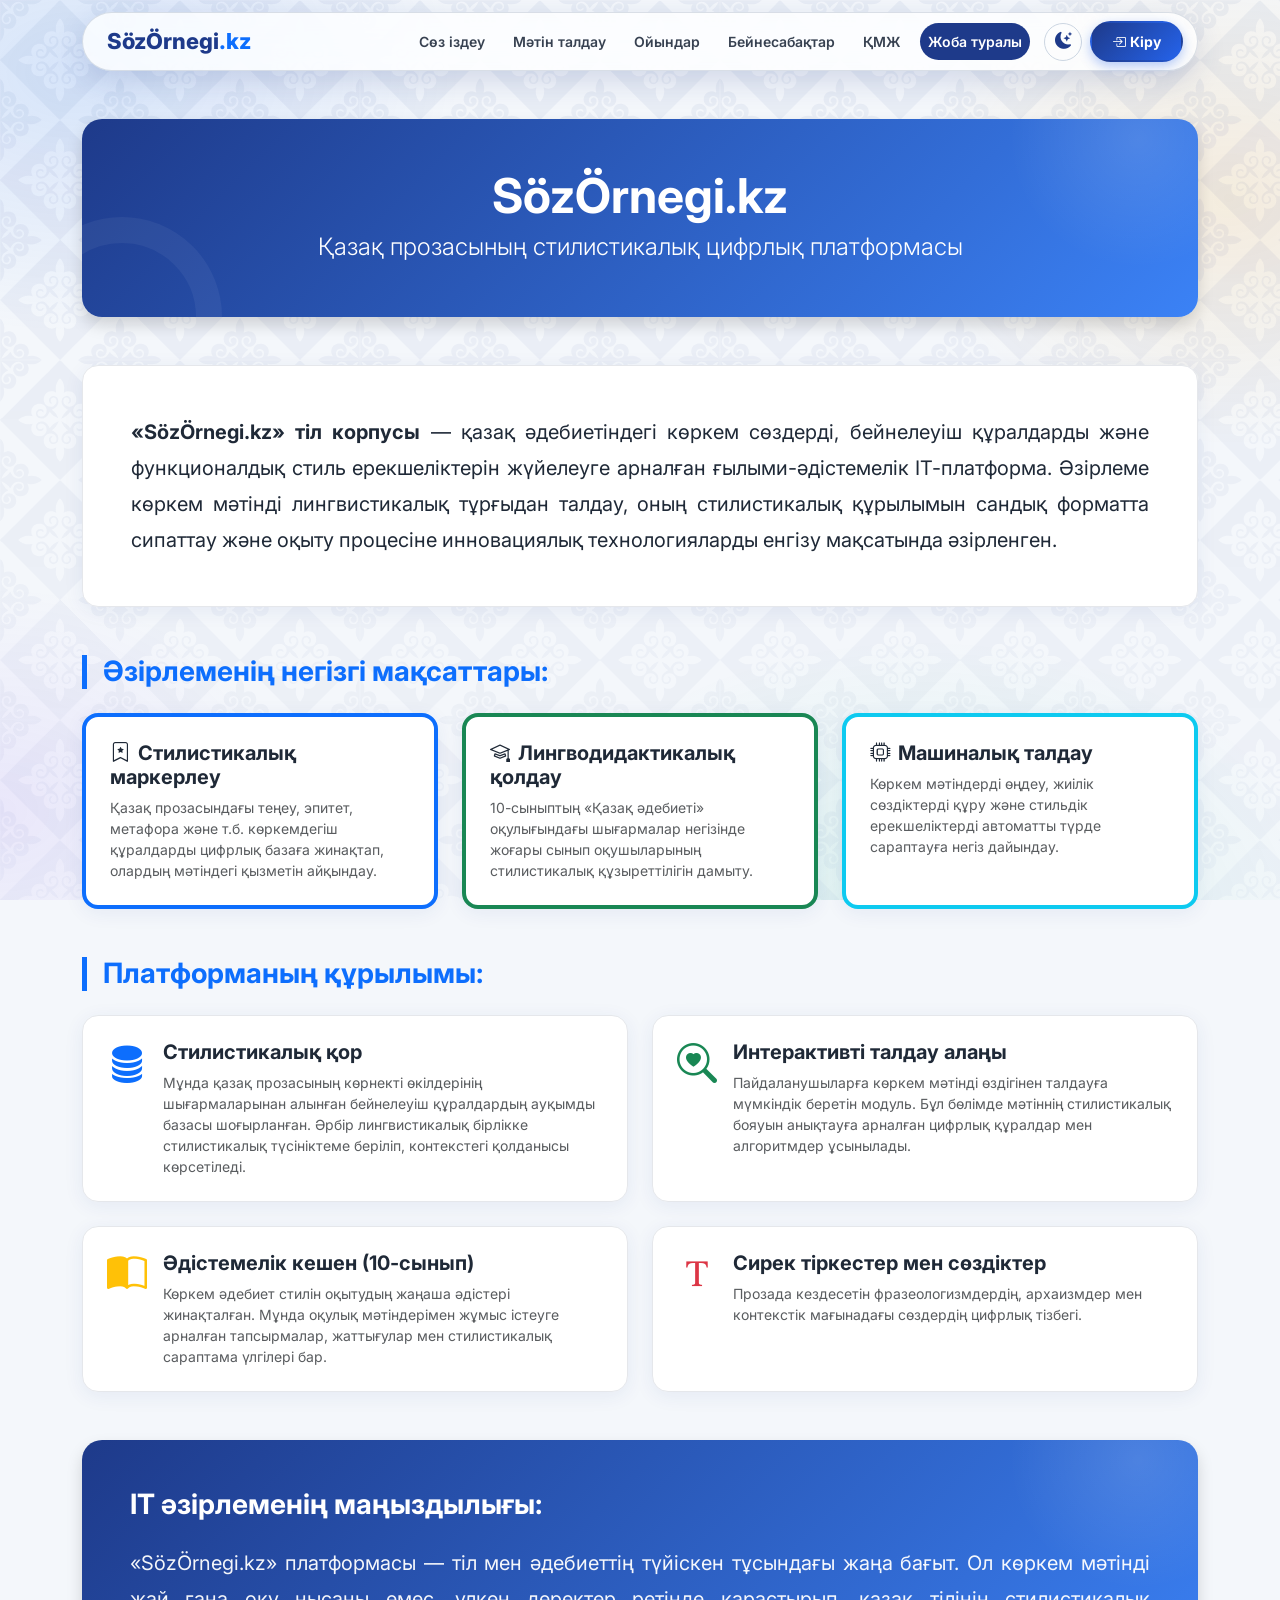
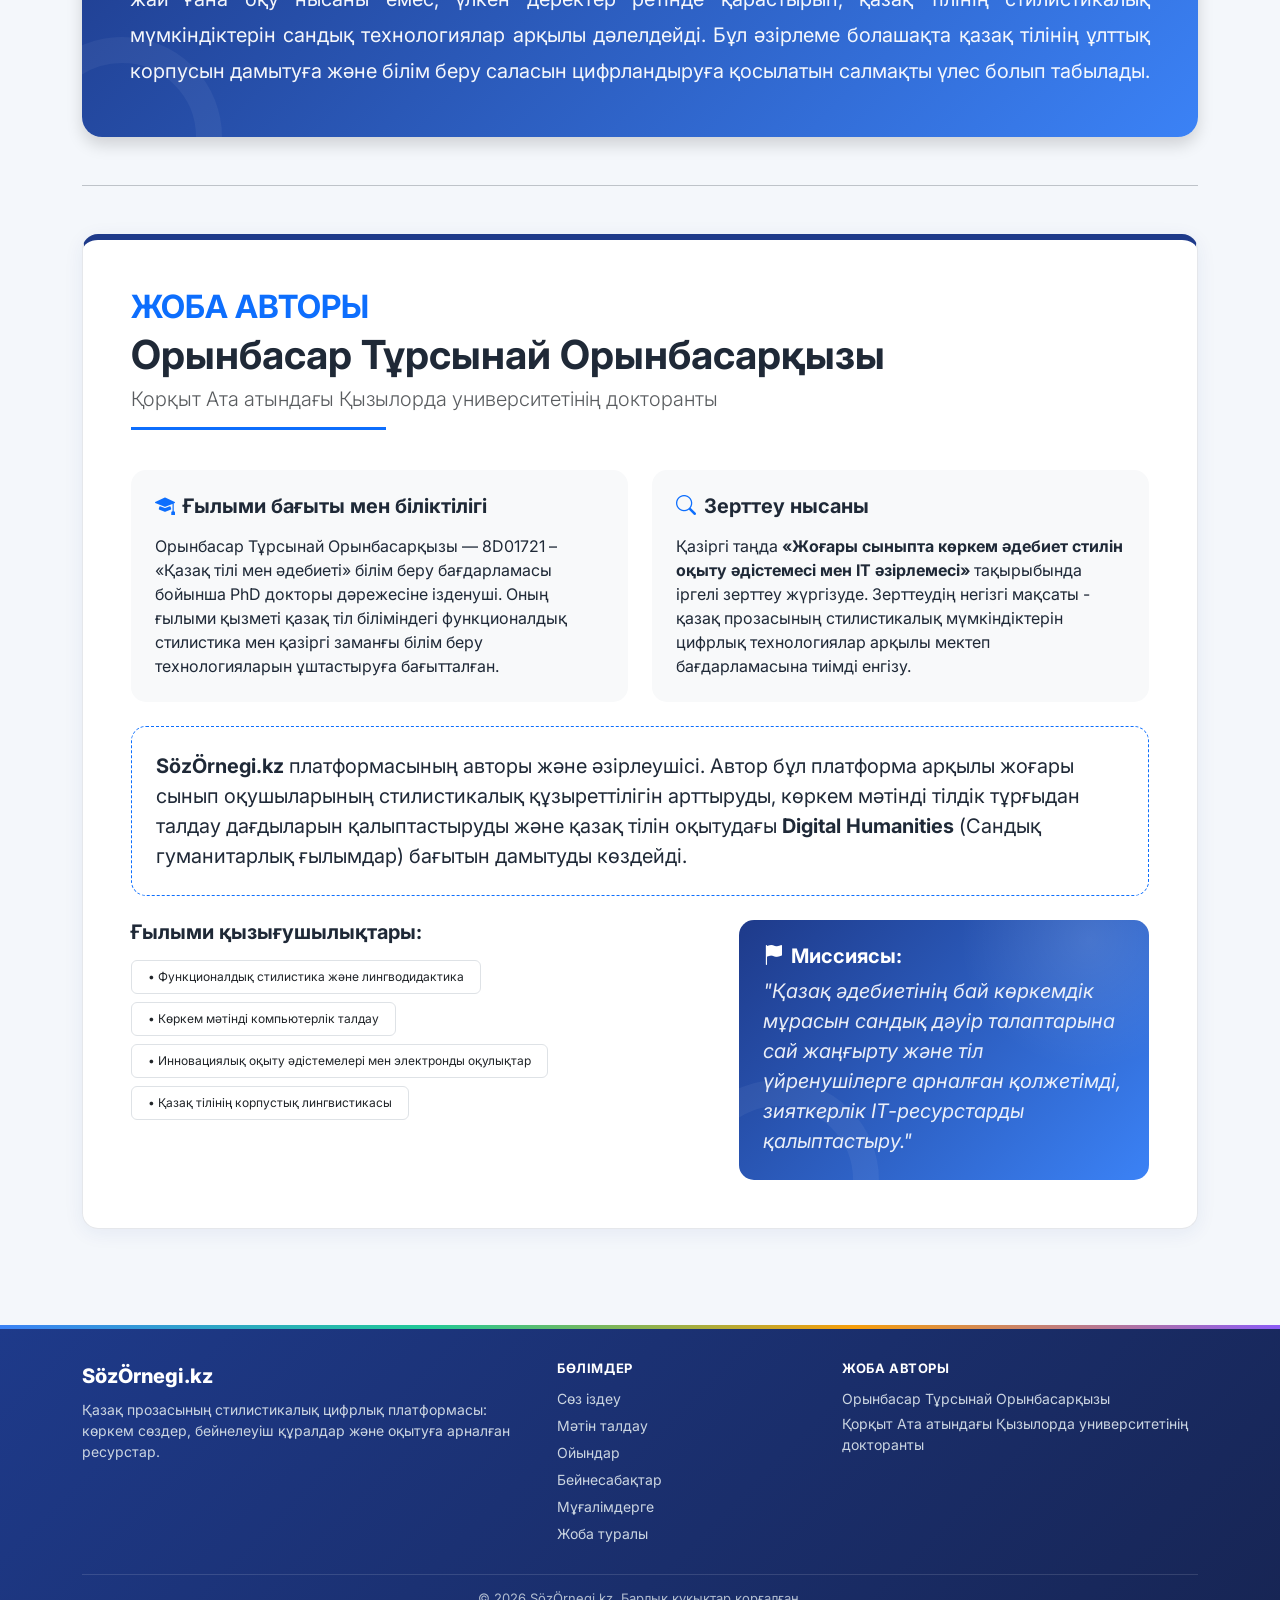
<file: about.html>
<!DOCTYPE html>
<html lang="kk">
<head>
<meta charset="UTF-8">
<meta name="viewport" content="width=device-width, initial-scale=1.0">
<script>try{if(localStorage.getItem('theme')==='dark')document.documentElement.setAttribute('data-bs-theme','dark')}catch(e){}</script>
<title>Жоба және Автор туралы - SözÖrnegi.kz</title>
<link href="https://cdn.jsdelivr.net/npm/bootstrap@5.3.0/dist/css/bootstrap.min.css" rel="stylesheet">
<link rel="stylesheet" href="https://cdn.jsdelivr.net/npm/bootstrap-icons@1.10.5/font/bootstrap-icons.css">
<link href="https://fonts.googleapis.com/css2?family=Inter:wght@300;400;500;600;700;800&display=swap" rel="stylesheet">
<link rel="stylesheet" href="style.css">
</head>
<body>
<header id="nav"></header>

<div class="container py-5">
<div class="row justify-content-center"><div class="col-12">

  <div class="page-hero p-5 text-center mb-5 shadow">
    <h1 class="display-5 fw-bold mb-2">SözÖrnegi.kz</h1>
    <h2 class="h4 fw-light opacity-90">Қазақ прозасының стилистикалық цифрлық платформасы</h2>
  </div>

  <section class="mb-5"><div class="panel p-4 p-md-5">
    <p class="fs-5 mb-0" style="line-height:1.8;text-align:justify">
      <strong>«SözÖrnegi.kz» тіл корпусы</strong> — қазақ әдебиетіндегі көркем сөздерді, бейнелеуіш құралдарды және функционалдық стиль ерекшеліктерін жүйелеуге арналған ғылыми-әдістемелік ІТ-платформа. Әзірлеме көркем мәтінді лингвистикалық тұрғыдан талдау, оның стилистикалық құрылымын сандық форматта сипаттау және оқыту процесіне инновациялық технологияларды енгізу мақсатында әзірленген.
    </p>
  </div></section>

  <section class="mb-5">
    <h3 class="fw-bold text-primary mb-4 border-start border-5 border-primary ps-3">Әзірлеменің негізгі мақсаттары:</h3>
    <div class="row g-4">
      <div class="col-md-4"><div class="p-4 panel h-100 border-top border-primary border-4">
        <h5 class="fw-bold"><i class="bi bi-bookmark-star me-2"></i>Стилистикалық маркерлеу</h5>
        <p class="small text-muted mb-0">Қазақ прозасындағы теңеу, эпитет, метафора және т.б. көркемдегіш құралдарды цифрлық базаға жинақтап, олардың мәтіндегі қызметін айқындау.</p>
      </div></div>
      <div class="col-md-4"><div class="p-4 panel h-100 border-top border-success border-4">
        <h5 class="fw-bold"><i class="bi bi-mortarboard me-2"></i>Лингводидактикалық қолдау</h5>
        <p class="small text-muted mb-0">10-сыныптың «Қазақ әдебиеті» оқулығындағы шығармалар негізінде жоғары сынып оқушыларының стилистикалық құзыреттілігін дамыту.</p>
      </div></div>
      <div class="col-md-4"><div class="p-4 panel h-100 border-top border-info border-4">
        <h5 class="fw-bold"><i class="bi bi-cpu me-2"></i>Машиналық талдау</h5>
        <p class="small text-muted mb-0">Көркем мәтіндерді өңдеу, жиілік сөздіктерді құру және стильдік ерекшеліктерді автоматты түрде сараптауға негіз дайындау.</p>
      </div></div>
    </div>
  </section>

  <section class="mb-5">
    <h3 class="fw-bold text-primary mb-4 border-start border-5 border-primary ps-3">Платформаның құрылымы:</h3>
    <div class="row g-4">
      <div class="col-md-6"><div class="d-flex panel p-4 h-100">
        <div class="me-3 text-primary h1"><i class="bi bi-database-fill"></i></div>
        <div><h5 class="fw-bold">Стилистикалық қор</h5>
        <p class="small text-muted mb-0">Мұнда қазақ прозасының көрнекті өкілдерінің шығармаларынан алынған бейнелеуіш құралдардың ауқымды базасы шоғырланған. Әрбір лингвистикалық бірлікке стилистикалық түсініктеме беріліп, контекстегі қолданысы көрсетіледі.</p></div>
      </div></div>
      <div class="col-md-6"><div class="d-flex panel p-4 h-100">
        <div class="me-3 text-success h1"><i class="bi bi-search-heart"></i></div>
        <div><h5 class="fw-bold">Интерактивті талдау алаңы</h5>
        <p class="small text-muted mb-0">Пайдаланушыларға көркем мәтінді өздігінен талдауға мүмкіндік беретін модуль. Бұл бөлімде мәтіннің стилистикалық бояуын анықтауға арналған цифрлық құралдар мен алгоритмдер ұсынылады.</p></div>
      </div></div>
      <div class="col-md-6"><div class="d-flex panel p-4 h-100">
        <div class="me-3 text-warning h1"><i class="bi bi-book-half"></i></div>
        <div><h5 class="fw-bold">Әдістемелік кешен (10-сынып)</h5>
        <p class="small text-muted mb-0">Көркем әдебиет стилін оқытудың жаңаша әдістері жинақталған. Мұнда оқулық мәтіндерімен жұмыс істеуге арналған тапсырмалар, жаттығулар мен стилистикалық сараптама үлгілері бар.</p></div>
      </div></div>
      <div class="col-md-6"><div class="d-flex panel p-4 h-100">
        <div class="me-3 text-danger h1"><i class="bi bi-fonts"></i></div>
        <div><h5 class="fw-bold">Сирек тіркестер мен сөздіктер</h5>
        <p class="small text-muted mb-0">Прозада кездесетін фразеологизмдердің, архаизмдер мен контекстік мағынадағы сөздердің цифрлық тізбегі.</p></div>
      </div></div>
    </div>
  </section>

  <section class="mb-5">
    <div class="page-hero p-4 p-md-5 shadow">
      <h3 class="fw-bold mb-4">ІТ әзірлеменің маңыздылығы:</h3>
      <p class="fs-5 mb-0" style="line-height:1.8;text-align:justify;opacity:.95">
        «SözÖrnegi.kz» платформасы — тіл мен әдебиеттің түйіскен тұсындағы жаңа бағыт. Ол көркем мәтінді жай ғана оқу нысаны емес, үлкен деректер ретінде қарастырып, қазақ тілінің стилистикалық мүмкіндіктерін сандық технологиялар арқылы дәлелдейді. Бұл әзірлеме болашақта қазақ тілінің ұлттық корпусын дамытуға және білім беру саласын цифрландыруға қосылатын салмақты үлес болып табылады.
      </p>
    </div>
  </section>

  <hr class="my-5">

  <section class="mb-5">
    <div class="panel overflow-hidden" style="border-top:6px solid #1e3a8a">
      <div class="p-4 p-md-5"><div class="row">
        <div class="col-12 mb-4">
          <h2 class="fw-bold text-primary mb-1">ЖОБА АВТОРЫ</h2>
          <div class="display-6 fw-bold mb-2">Орынбасар Тұрсынай Орынбасарқызы</div>
          <div class="h5 text-muted fw-light">Қорқыт Ата атындағы Қызылорда университетінің докторанты</div>
          <hr class="w-25 border-primary border-3 opacity-100">
        </div>
        <div class="col-md-6 mb-4"><div class="p-4 bg-light h-100" style="border-radius:15px">
          <h5 class="fw-bold mb-3"><i class="bi bi-mortarboard-fill me-2 text-primary"></i>Ғылыми бағыты мен біліктілігі</h5>
          <p class="mb-0">Орынбасар Тұрсынай Орынбасарқызы — 8D01721 – «Қазақ тілі мен әдебиеті» білім беру бағдарламасы бойынша PhD докторы дәрежесіне ізденуші. Оның ғылыми қызметі қазақ тіл біліміндегі функционалдық стилистика мен қазіргі заманғы білім беру технологияларын ұштастыруға бағытталған.</p>
        </div></div>
        <div class="col-md-6 mb-4"><div class="p-4 bg-light h-100" style="border-radius:15px">
          <h5 class="fw-bold mb-3"><i class="bi bi-search me-2 text-primary"></i>Зерттеу нысаны</h5>
          <p class="mb-0">Қазіргі таңда <strong>«Жоғары сыныпта көркем әдебиет стилін оқыту әдістемесі мен IT әзірлемесі»</strong> тақырыбында іргелі зерттеу жүргізуде. Зерттеудің негізгі мақсаты - қазақ прозасының стилистикалық мүмкіндіктерін цифрлық технологиялар арқылы мектеп бағдарламасына тиімді енгізу.</p>
        </div></div>
        <div class="col-12 mb-4"><div class="border border-primary p-4" style="border-radius:15px;border-style:dashed!important">
          <p class="mb-0 fs-5"><strong>SözÖrnegi.kz</strong> платформасының авторы және әзірлеушісі. Автор бұл платформа арқылы жоғары сынып оқушыларының стилистикалық құзыреттілігін арттыруды, көркем мәтінді тілдік тұрғыдан талдау дағдыларын қалыптастыруды және қазақ тілін оқытудағы <strong>Digital Humanities</strong> (Сандық гуманитарлық ғылымдар) бағытын дамытуды көздейді.</p>
        </div></div>
        <div class="col-md-7">
          <h5 class="fw-bold mb-3">Ғылыми қызығушылықтары:</h5>
          <div class="d-flex flex-wrap gap-2">
            <span class="badge bg-white border text-dark p-2 px-3 fw-normal">• Функционалдық стилистика және лингводидактика</span>
            <span class="badge bg-white border text-dark p-2 px-3 fw-normal">• Көркем мәтінді компьютерлік талдау</span>
            <span class="badge bg-white border text-dark p-2 px-3 fw-normal">• Инновациялық оқыту әдістемелері мен электронды оқулықтар</span>
            <span class="badge bg-white border text-dark p-2 px-3 fw-normal">• Қазақ тілінің корпустық лингвистикасы</span>
          </div>
        </div>
        <div class="col-md-5 mt-4 mt-md-0"><div class="page-hero p-4 h-100 d-flex flex-column justify-content-center" style="border-radius:15px">
          <h5 class="fw-bold mb-2"><i class="bi bi-flag-fill me-2"></i>Миссиясы:</h5>
          <p class="mb-0 fs-5 fst-italic" style="opacity:.9">"Қазақ әдебиетінің бай көркемдік мұрасын сандық дәуір талаптарына сай жаңғырту және тіл үйренушілерге арналған қолжетімді, зияткерлік ІТ-ресурстарды қалыптастыру."</p>
        </div></div>
      </div></div>
    </div>
  </section>

</div></div>
</div>

<script src="https://cdn.jsdelivr.net/npm/bootstrap@5.3.0/dist/js/bootstrap.bundle.min.js"></script>
<script src="nav.js"></script>
</body>
</html>
</file>
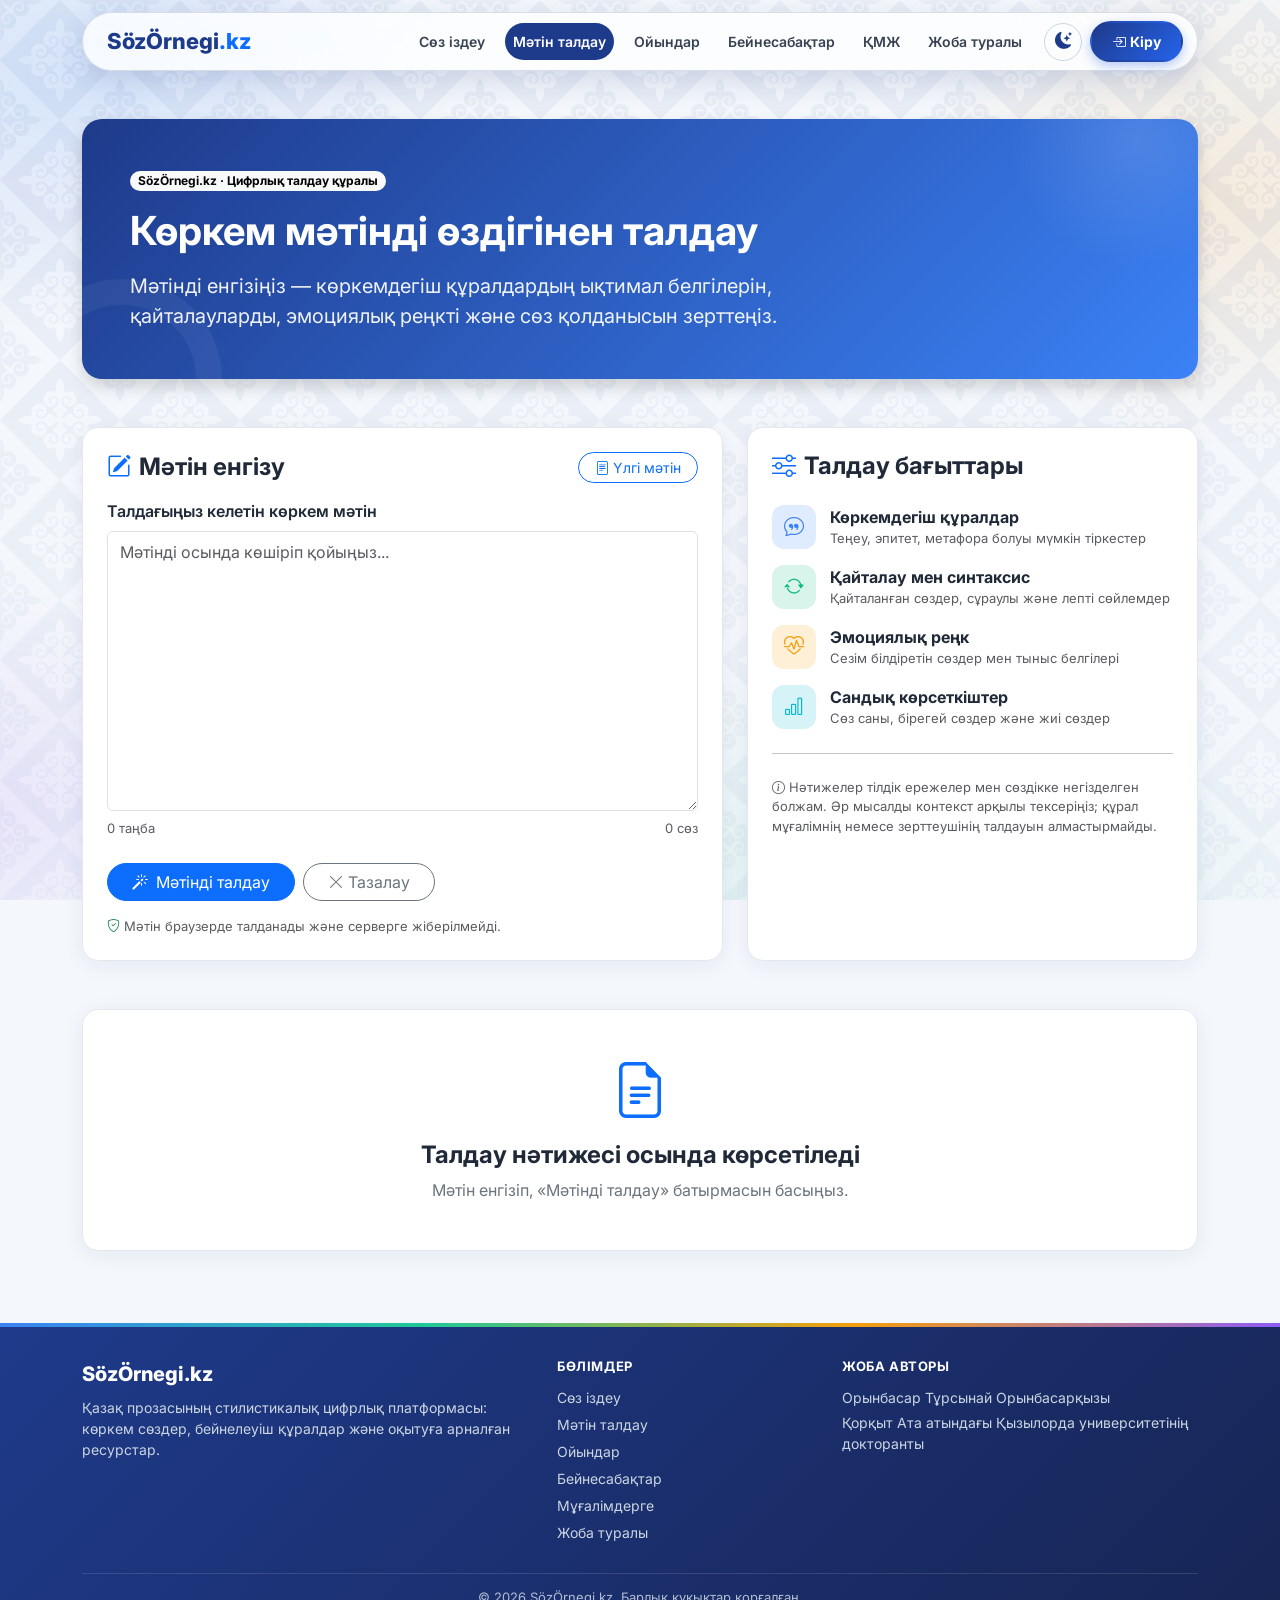
<file: taldau.html>
<!DOCTYPE html>
<html lang="kk">
<head>
<meta charset="UTF-8">
<meta name="viewport" content="width=device-width, initial-scale=1.0">
<script>try{if(localStorage.getItem('theme')==='dark')document.documentElement.setAttribute('data-bs-theme','dark')}catch(e){}</script>
<title>Көркем мәтінді талдау - SözÖrnegi.kz</title>
<link href="https://cdn.jsdelivr.net/npm/bootstrap@5.3.0/dist/css/bootstrap.min.css" rel="stylesheet">
<link rel="stylesheet" href="https://cdn.jsdelivr.net/npm/bootstrap-icons@1.10.5/font/bootstrap-icons.css">
<link href="https://fonts.googleapis.com/css2?family=Inter:wght@300;400;500;600;700;800&display=swap" rel="stylesheet">
<link rel="stylesheet" href="style.css">
<style>
  /* Түстер екі режимде де жұмыс істейді: фон мен мәтін Bootstrap айнымалыларынан алынады */
  .t-teneu{--c:#3b82f6}.t-epitet{--c:#8b5cf6}.t-metafora{--c:#ec4899}.t-surau{--c:#f59e0b}.t-lepti{--c:#f97316}.t-qaytalau{--c:#10b981}
  .tag{display:inline-flex;align-items:center;gap:6px;border-radius:999px;padding:5px 12px;font-size:13px;font-weight:600;margin:0 6px 8px 0;
       background:color-mix(in srgb,var(--c) 15%,var(--bs-body-bg));color:color-mix(in srgb,var(--c) 75%,var(--bs-body-color));border:1px solid color-mix(in srgb,var(--c) 40%,transparent)}
  .tag b{background:var(--c);color:#fff;border-radius:20px;padding:0 8px;font-size:12px}
  .hl{background:color-mix(in srgb,var(--c) 22%,transparent);border-bottom:2px solid var(--c);border-radius:4px;padding:1px 2px;cursor:help}
  #sourceText{min-height:280px;resize:vertical;line-height:1.8}
  .legend-row{display:flex;gap:14px;align-items:flex-start}
  .legend-ic{flex:0 0 44px;height:44px;border-radius:12px;display:flex;align-items:center;justify-content:center;font-size:20px;
       background:color-mix(in srgb,var(--c) 16%,transparent);color:var(--c)}
  .metric{height:100%;padding:18px;display:flex;gap:14px;align-items:center}
  .metric .legend-ic{flex-basis:48px;height:48px}
  .metric strong{display:block;font-size:1.8rem;line-height:1.1;font-weight:800}
  .metric span{font-size:13px;color:var(--bs-secondary-color)}
  .find{border:1px solid var(--bs-border-color);border-left:4px solid var(--c);border-radius:12px;padding:12px 14px;height:100%;background:color-mix(in srgb,var(--c) 5%,transparent)}
  .find .ph{font-weight:700;margin:6px 0 4px;overflow-wrap:anywhere}
  .find .why{font-size:13px;color:var(--bs-secondary-color)}
  .annotated{line-height:2.1;font-size:1.05rem;white-space:pre-wrap;overflow-wrap:anywhere}
  .sec-title{font-weight:800;font-size:1.15rem;margin-bottom:1rem;display:flex;align-items:center;gap:10px}
  .freq-row{display:flex;align-items:center;gap:12px;margin-bottom:10px}
  .freq-row .w{flex:0 0 38%;max-width:150px;font-weight:600;overflow:hidden;text-overflow:ellipsis}
  .freq-row .progress{flex:1;height:10px;background:var(--bs-border-color)}
  .freq-row .n{flex:0 0 28px;text-align:right;font-size:13px;color:var(--bs-secondary-color)}
  .note{font-size:13px;color:var(--bs-secondary-color)}
  @media(max-width:767.98px){.panel.p-4{padding:1.1rem!important}.metric{padding:14px;gap:10px}.metric strong{font-size:1.4rem}#sourceText{min-height:220px}}
</style>
</head>
<body>
<header id="nav"></header>

<div class="container py-5">

  <section class="page-hero p-4 p-md-5 mb-4 mb-lg-5 shadow">
    <span class="badge rounded-pill text-bg-light mb-3">SözÖrnegi.kz · Цифрлық талдау құралы</span>
    <h1 class="display-6 fw-bold mb-3">Көркем мәтінді өздігінен талдау</h1>
    <p class="fs-5 mb-0" style="max-width:760px;opacity:.92">Мәтінді енгізіңіз — көркемдегіш құралдардың ықтимал белгілерін, қайталауларды, эмоциялық реңкті және сөз қолданысын зерттеңіз.</p>
  </section>

  <div class="row g-4">
    <div class="col-lg-7">
      <section class="panel p-4 h-100">
        <div class="d-flex justify-content-between align-items-center gap-2 flex-wrap mb-3">
          <h2 class="h4 fw-bold mb-0"><i class="bi bi-pencil-square me-2 text-primary"></i>Мәтін енгізу</h2>
          <button class="btn btn-sm btn-outline-primary rounded-pill px-3" id="exampleBtn"><i class="bi bi-file-text me-1"></i>Үлгі мәтін</button>
        </div>
        <label for="sourceText" class="form-label fw-semibold">Талдағыңыз келетін көркем мәтін</label>
        <textarea id="sourceText" class="form-control" placeholder="Мәтінді осында көшіріп қойыңыз..."></textarea>
        <div class="d-flex justify-content-between note mt-2"><span id="charCount">0 таңба</span><span id="wordCount">0 сөз</span></div>
        <div class="d-flex gap-2 flex-wrap mt-4">
          <button class="btn btn-primary rounded-pill px-4" id="analyzeBtn"><i class="bi bi-magic me-2"></i>Мәтінді талдау</button>
          <button class="btn btn-outline-secondary rounded-pill px-4" id="clearBtn"><i class="bi bi-x-lg me-1"></i>Тазалау</button>
        </div>
        <p class="note mt-3 mb-0"><i class="bi bi-shield-check me-1 text-success"></i>Мәтін браузерде талданады және серверге жіберілмейді.</p>
      </section>
    </div>

    <div class="col-lg-5">
      <section class="panel p-4 h-100">
        <h2 class="h4 fw-bold mb-4"><i class="bi bi-sliders me-2 text-primary"></i>Талдау бағыттары</h2>
        <div class="d-grid gap-3">
          <div class="legend-row" style="--c:#3b82f6"><div class="legend-ic"><i class="bi bi-chat-quote"></i></div><div><b>Көркемдегіш құралдар</b><div class="note">Теңеу, эпитет, метафора болуы мүмкін тіркестер</div></div></div>
          <div class="legend-row" style="--c:#10b981"><div class="legend-ic"><i class="bi bi-arrow-repeat"></i></div><div><b>Қайталау мен синтаксис</b><div class="note">Қайталанған сөздер, сұраулы және лепті сөйлемдер</div></div></div>
          <div class="legend-row" style="--c:#f59e0b"><div class="legend-ic"><i class="bi bi-heart-pulse"></i></div><div><b>Эмоциялық реңк</b><div class="note">Сезім білдіретін сөздер мен тыныс белгілері</div></div></div>
          <div class="legend-row" style="--c:#06b6d4"><div class="legend-ic"><i class="bi bi-bar-chart"></i></div><div><b>Сандық көрсеткіштер</b><div class="note">Сөз саны, бірегей сөздер және жиі сөздер</div></div></div>
        </div>
        <hr class="my-4">
        <p class="note mb-0"><i class="bi bi-info-circle me-1"></i>Нәтижелер тілдік ережелер мен сөздікке негізделген болжам. Әр мысалды контекст арқылы тексеріңіз; құрал мұғалімнің немесе зерттеушінің талдауын алмастырмайды.</p>
      </section>
    </div>
  </div>

  <section id="results" class="mt-4 mt-lg-5" aria-live="polite">
    <div class="panel p-4 p-md-5 text-center">
      <i class="bi bi-file-earmark-text display-4 text-primary"></i>
      <h2 class="h4 fw-bold mt-3">Талдау нәтижесі осында көрсетіледі</h2>
      <p class="text-secondary mb-0">Мәтін енгізіп, «Мәтінді талдау» батырмасын басыңыз.</p>
    </div>
  </section>
</div>

<script src="https://cdn.jsdelivr.net/npm/bootstrap@5.3.0/dist/js/bootstrap.bundle.min.js"></script>
<script src="nav.js"></script>
<script>
(() => {
  const $ = id => document.getElementById(id), ta = $('sourceText');
  const sample = 'Күздің алтын жапырақтары жерге баяу қонды. Сары жапырақтар желмен билеп, табиғаттың мұңды әнін тыңдатқандай. Аспан мақтадай ақ бұлттарға толды. Мен туған жерімді шексіз сүйемін! Қоңыр кеш, қоңыр дала, қоңыр самал көңілге тыныштық сыйлады.';
  const esc = s => String(s).replace(/[&<>"']/g, c => ({'&':'&amp;','<':'&lt;','>':'&gt;','"':'&quot;',"'":'&#39;'}[c]));
  const words = s => s.toLocaleLowerCase('kk-KZ').match(/[a-zа-яёәіңғүұқөһ]+(?:-[a-zа-яёәіңғүұқөһ]+)*/giu) || [];

  // Түрлер: класс, белгіше (иконка), сөйлем деңгейіндегі белгі ме (мәтінде боялмайды)
  const TYPES = {
    'Теңеу':                {cls:'t-teneu',   ic:'bi-arrows-angle-contract'},
    'Эпитет':               {cls:'t-epitet',  ic:'bi-palette'},
    'Метафора болуы мүмкін':{cls:'t-metafora',ic:'bi-stars'},
    'Қайталау':             {cls:'t-qaytalau',ic:'bi-arrow-repeat'},
    'Сұраулы сөйлем':       {cls:'t-surau',   ic:'bi-question-circle', sentence:true},
    'Лепті сөйлем':         {cls:'t-lepti',   ic:'bi-exclamation-circle', sentence:true}
  };
  // Теңеу жұрнақтарына ұқсайтын, бірақ теңеу емес сөздер
  const NOT_SIMILE = new Set('қандай мұндай сондай осындай андай мынадай анадай ондай бірнеше қанша сонша осынша неше'.split(' '));
  const L = '[\\p{L}]'; // \b кириллицада жұмыс істемейді, сондықтан әріпке негізделген шекаралар қолданылады
  const B = '(?<![\\p{L}])', E = '(?![\\p{L}])';

  function counts() { $('charCount').textContent = ta.value.length + ' таңба'; $('wordCount').textContent = words(ta.value).length + ' сөз'; }
  ta.addEventListener('input', counts);
  $('exampleBtn').onclick = () => { ta.value = sample; counts(); };
  $('clearBtn').onclick = () => { ta.value = ''; counts(); ta.focus(); };

  function analyze() {
    const s = ta.value.trim();
    if (!s) { $('results').innerHTML = '<div class="alert alert-warning mb-0">Алдымен талдайтын мәтінді енгізіңіз.</div>'; return; }
    const w = words(s), unique = new Set(w), sent = s.split(/[.!?…]+/).filter(x => x.trim()).length, found = [];
    const add = (type, re, why, filter) => {
      let m; re.lastIndex = 0;
      while ((m = re.exec(s)) !== null) {
        if (!m[0].length) { re.lastIndex++; continue; }
        if (filter && !filter(m[0])) continue;
        found.push({type, phrase: m[0].trim(), index: m.index, len: m[0].length, why});
      }
    };
    add('Теңеу', new RegExp(B + L + '{3,}(?:дай|дей|тай|тей|ша|ше)' + E, 'giu'), 'Бұл қосымша теңеу мәнін білдіруі мүмкін; сөздің грамматикалық қызметін тексеріңіз.', t => !NOT_SIMILE.has(t.toLocaleLowerCase('kk-KZ')));
    add('Теңеу', new RegExp(B + L + '+\\s+(?:сияқты|секілді|тәрізді|бейне|іспетті)' + E, 'giu'), 'Салыстыру мәнін білдіретін тіркес болуы ықтимал.');
    add('Эпитет', new RegExp(B + '(?:алтын|күміс|қоңыр|мұңды|сұлу|әсем|мөлдір|асыл|жарқын|мамық|асқар)\\s+' + L + '+(?:-' + L + '+)?' + E, 'giu'), 'Заттың бейнелі белгісін білдіретін анықтауыш болуы ықтимал.');
    add('Метафора болуы мүмкін', new RegExp(B + '(?:өмір|жүрек|үміт|арман|табиғат|дала|жел|түн|таң|күн|ай|жапырақ)' + L + '{0,6}[^.!?]{0,24}?' + B + '(?:әні|үні|жыла|күл|сөйле|оян|құшағ|жүрегі|биле)' + L + '*', 'giu'), 'Ауыспалы мағына немесе кейіптеу болуы мүмкін.');
    add('Қайталау', new RegExp(B + '(' + L + '{3,})\\s+\\1' + E, 'giu'), 'Бір сөз қатар қайталанған.');
    add('Сұраулы сөйлем', /[^.!?]*\?/g, 'Сұраулы сөйлем табылды; риторикалық қызметін мағынасына қарап анықтаңыз.');
    add('Лепті сөйлем', /[^.!?]*!/g, 'Лепті сөйлем эмоциялық екпін беруі мүмкін.');
    found.sort((a, b) => a.index - b.index);

    // Мәтінді белгілеу (сөйлем деңгейіндегі белгілер боялмайды, қабаттасқандары өткізіледі)
    let html = '', pos = 0;
    found.filter(f => !TYPES[f.type].sentence).forEach(f => {
      if (f.index < pos) return;
      html += esc(s.slice(pos, f.index)) + `<mark class="hl ${TYPES[f.type].cls}" title="${esc(f.type)}">${esc(s.slice(f.index, f.index + f.len))}</mark>`;
      pos = f.index + f.len;
    });
    html += esc(s.slice(pos));

    const stop = new Set('және мен де да та те бұл сол бір ол олар біз сіз сен үшін туралы ғана бірақ еді екен емес бар жоқ өте сияқты бойынша дейін'.split(' ')), freq = {};
    w.forEach(x => { if (x.length > 2 && !stop.has(x)) freq[x] = (freq[x] || 0) + 1; });
    const top = Object.entries(freq).sort((a, b) => b[1] - a[1]).slice(0, 8), topMax = top.length ? top[0][1] : 1;
    const low = s.toLocaleLowerCase('kk-KZ'), cnt = list => list.reduce((n, x) => n + (low.split(x).length - 1), 0);
    const pos_ = cnt(['сүйемін', 'қуаныш', 'бақыт', 'үміт', 'сұлу', 'әсем', 'жақсы', 'шаттық', 'нұр', 'мейірім', 'жарқын']),
          neg_ = cnt(['мұң', 'қайғы', 'жыла', 'қасірет', 'қараңғы', 'үрей', 'қорқыныш', 'өкініш', 'жалғыз', 'суық']);
    const mood = pos_ > neg_ ? ['Жағымды реңк басым болуы мүмкін', 'bi-emoji-smile', '#10b981'] : neg_ > pos_ ? ['Мұңды / жағымсыз реңк басым болуы мүмкін', 'bi-emoji-frown', '#f59e0b'] : ['Бейтарап немесе анықталмаған', 'bi-emoji-neutral', '#64748b'];
    const grouped = {}; found.forEach(x => grouped[x.type] = (grouped[x.type] || 0) + 1);

    const metrics = [['Сөз саны', w.length, 'bi-fonts', '#3b82f6'], ['Бірегей сөз', unique.size, 'bi-stars', '#8b5cf6'], ['Сөйлем саны', sent, 'bi-text-paragraph', '#10b981'], ['Ықтимал белгілер', found.length, 'bi-search-heart', '#f59e0b']]
      .map(([a, b, ic, c]) => `<div class="col-6 col-xl-3"><div class="panel metric" style="--c:${c}"><div class="legend-ic"><i class="bi ${ic}"></i></div><div><strong>${b}</strong><span>${a}</span></div></div></div>`).join('');
    const tags = Object.entries(grouped).map(([k, v]) => `<span class="tag ${TYPES[k].cls}"><i class="bi ${TYPES[k].ic}"></i>${esc(k)} <b>${v}</b></span>`).join('') || '<p class="text-secondary mb-0">Автоматты ережелер бойынша белгі анықталмады.</p>';
    const bars = top.map(([k, v]) => `<div class="freq-row"><div class="w" title="${esc(k)}">${esc(k)}</div><div class="progress"><div class="progress-bar" style="width:${Math.max(8, v / topMax * 100)}%"></div></div><div class="n">${v}</div></div>`).join('') || '<p class="text-secondary mb-0">Сөздер жеткіліксіз.</p>';
    const examples = found.length ? `<div class="row g-3">${found.map(p => `<div class="col-md-6 col-xl-4"><div class="find ${TYPES[p.type].cls}"><span class="tag mb-0"><i class="bi ${TYPES[p.type].ic}"></i>${esc(p.type)}</span><div class="ph">${esc(p.phrase)}</div><div class="why">${esc(p.why)}</div></div></div>`).join('')}</div>` : '<p class="text-secondary mb-0">Бұл ережелер бойынша мысал табылмады. Бұл көркемдегіш құралдар жоқ дегенді білдірмейді.</p>';

    $('results').innerHTML = `
      <div class="d-flex justify-content-between align-items-end gap-3 flex-wrap mb-3">
        <div><div class="text-primary fw-bold small text-uppercase">Нәтиже</div><h2 class="h3 fw-bold mb-0">Мәтіннің қысқаша талдауы</h2></div>
        <button class="btn btn-outline-primary rounded-pill px-3" id="copyReport"><i class="bi bi-clipboard me-1"></i>Қорытындыны көшіру</button>
      </div>
      <div class="row g-3 mb-3">${metrics}</div>
      <div class="row g-3">
        <div class="col-12"><section class="panel p-4"><div class="sec-title"><i class="bi bi-highlighter text-warning"></i>Белгіленген мәтін</div>
          <div class="annotated">${html}</div>
          <p class="note mt-3 mb-0">Түсті белгілердің үстіне меңзерді апарсаңыз, түрі көрсетіледі. Сұраулы және лепті сөйлемдер төмендегі тізімде беріледі.</p></section></div>
        <div class="col-lg-6"><section class="panel p-4 h-100"><div class="sec-title"><i class="bi bi-stars text-warning"></i>Стилистикалық белгілер</div>${tags}
          <hr><div class="fw-bold small text-uppercase text-secondary mb-2">Эмоциялық реңк</div>
          <div class="fw-semibold" style="color:${mood[2]}"><i class="bi ${mood[1]} me-2"></i>${mood[0]}</div>
          <p class="note mt-2 mb-0">Бұл — сөздікке негізделген болжам, толық семантикалық талдау емес.</p></section></div>
        <div class="col-lg-6"><section class="panel p-4 h-100"><div class="sec-title"><i class="bi bi-bar-chart-line text-primary"></i>Жиі қолданылған сөздер</div>${bars}</section></div>
        <div class="col-12"><section class="panel p-4"><div class="sec-title"><i class="bi bi-search-heart text-success"></i>Табылған ықтимал мысалдар</div>
          <p class="note">Әр белгі автоматты түрде ұсынылады. Контекст арқылы тексеріңіз.</p>${examples}</section></div>
        <div class="col-12"><section class="panel p-4"><div class="sec-title"><i class="bi bi-journal-check text-primary"></i>Өзіндік талдауға арналған сұрақтар</div>
          <ol class="mb-0"><li class="mb-2">Мәтіндегі ең әсерлі сөз немесе тіркес қайсы? Неліктен?</li><li class="mb-2">Белгіленген көркемдегіш құрал мәтінге қандай көркемдік қызмет атқарып тұр?</li><li class="mb-2">Қайталау мәтіннің ырғағы мен негізгі ойын қалай күшейтеді?</li><li>Мәтіннің көңіл күйін қандай тілдік дәлелдер арқылы түсіндіруге болады?</li></ol></section></div>
      </div>`;

    const report = `КӨРКЕМ МӘТІН ТАЛДАУЫ\nСөз саны: ${w.length}\nБірегей сөздер: ${unique.size}\nСөйлем саны: ${sent}\nЭмоциялық реңк: ${mood[0]}\nЫқтимал белгілер:\n${found.map(p => '- ' + p.type + ': ' + p.phrase).join('\n') || 'Нақты мысал табылмады.'}\nЕскерту: нәтижені контекст арқылы тексеру қажет.`;
    $('copyReport').onclick = async () => {
      const done = () => { $('copyReport').innerHTML = '<i class="bi bi-check2 me-1"></i>Көшірілді'; };
      try { await navigator.clipboard.writeText(report); done(); }
      catch (e) { const a = document.createElement('textarea'); a.value = report; document.body.appendChild(a); a.select(); document.execCommand('copy'); a.remove(); done(); }
    };
    $('results').scrollIntoView({behavior: 'smooth', block: 'start'});
  }
  $('analyzeBtn').addEventListener('click', analyze);
  counts();
})();
</script>
</body>
</html>
</file>
<file: style.css>
html{scroll-behavior:smooth;scroll-padding-top:90px}
body{background:#f4f7fb;color:#1f2937;font-family:'Inter',sans-serif;min-height:100vh}
.site-nav{background:#fff;border-bottom:1px solid #e5e7eb;box-shadow:0 2px 10px rgba(30,58,138,.06);padding:12px 0;z-index:1050}
.site-nav .brand{color:#1e3a8a;font-weight:800;font-size:22px;text-decoration:none}
.site-nav .nav-link{color:#374151;font-weight:600;font-size:14px;margin:0 6px;padding:8px 14px;border-radius:20px}
.site-nav .nav-link:hover{background:#eef2ff;color:#1e3a8a}
.site-nav .nav-link.active{background:#1e3a8a;color:#fff}
.page-hero{background:linear-gradient(135deg,#1e3a8a,#3b82f6);color:#fff;border-radius:20px}
.panel{background:#fff;border:1px solid #e5e7eb;border-radius:16px;box-shadow:0 4px 20px rgba(30,58,138,.07)}
.search-wrapper{display:flex;align-items:center;background:#fff;border:1px solid #cbd5e1;border-radius:50px;padding:5px;margin-bottom:20px;box-shadow:0 4px 20px rgba(30,58,138,.08);transition:.2s}
.search-wrapper:focus-within{border-color:#3b82f6;box-shadow:0 0 0 4px rgba(59,130,246,.15)}
.mode-btn{color:#1e3a8a!important;font-weight:600;text-decoration:none!important;border-right:1px solid #e2e8f0!important;border-radius:0!important;padding:12px 22px;white-space:nowrap}
.search-input{flex:1;min-width:0;background:transparent;border:0;padding:14px 20px;color:#111827;font-size:16px;outline:none}
.search-input::placeholder{color:#94a3b8}
.btn-search{background:#1e3a8a;color:#fff;border:0;border-radius:40px;padding:12px 28px;font-weight:700;white-space:nowrap}
.btn-search:hover{background:#1d4ed8}
.btn-clear{background:none;border:0;color:#94a3b8;padding:0 12px;font-size:18px}
.btn-clear:hover{color:#1e3a8a}
@media(max-width:576px){.search-wrapper{flex-wrap:wrap;border-radius:24px}.mode-btn{border-right:0!important;padding:8px 14px}.search-input{flex:1 1 60%}.btn-search{flex:1 1 100%;margin-top:6px}}
.chips{min-height:10px;margin-bottom:16px}
.chip{display:inline-flex;align-items:center;background:#e0e7ff;color:#1e3a8a;border:1px solid #c7d2fe;border-radius:20px;padding:3px 6px 3px 12px;margin:0 6px 6px 0;font-size:13px;font-weight:500}
.chip button{background:none;border:0;color:#1e3a8a;opacity:.6;margin-left:4px}
.chip button:hover{opacity:1}
.filter-card{background:#f8fafc;border:1px solid #e2e8f0;border-radius:12px;padding:14px 20px;display:flex;justify-content:space-between;align-items:center;cursor:pointer;transition:.2s;height:100%;user-select:none;width:100%;color:#1f2937;text-align:left}
.filter-card:hover{background:#eef2ff;border-color:#c7d2fe;transform:translateY(-2px)}
.filter-title{font-weight:500;font-size:15px}
.type-card{justify-content:center;text-align:center;border-left:4px solid var(--c)}
.type-card.active{background:color-mix(in srgb,var(--c) 22%,#fff);border-color:var(--c);box-shadow:0 0 0 2px var(--c);font-weight:700}
.type-card.active .filter-title::before{content:"✓ "}
.count-badge{background:#1e3a8a;color:#fff;border-radius:20px;font-size:12px;font-weight:700;padding:1px 8px;margin-left:8px}
.dropdown-menu.filter-menu{width:100%;max-height:260px;overflow-y:auto;border:1px solid #e2e8f0;border-radius:12px;background:#fff;padding:6px 0;z-index:1060;box-shadow:0 10px 30px rgba(30,58,138,.12)}
.filter-menu .item{display:flex;align-items:center;gap:8px;padding:7px 14px;color:#212529}
.filter-menu .item:hover{background:#eef3fb}
.filter-menu label{flex:1;margin:0;cursor:pointer}
.filter-menu .info-btn{border:0;background:none;color:#2563eb;padding:0 4px}

.nav-login{display:inline-flex;align-items:center;background:linear-gradient(135deg,#1e3a8a,#2563eb);color:#fff;font-weight:700;font-size:14px;padding:8px 20px;border-radius:22px;text-decoration:none;box-shadow:0 4px 12px rgba(37,99,235,.35);transition:.2s;border:2px solid transparent}
.nav-login:hover{color:#fff;transform:translateY(-1px);box-shadow:0 6px 16px rgba(37,99,235,.45)}
.nav-login.active{border-color:#93c5fd}
.code-in:not(:placeholder-shown){text-transform:uppercase;letter-spacing:2px;font-weight:700}

.info-table{width:100%;border-collapse:collapse;font-size:15px}
.info-table td{border:1px solid #1e3a8a33;padding:12px 16px;vertical-align:top;white-space:pre-line;line-height:1.55}
.info-table td:first-child{width:32%;font-weight:700;background:#eef2ff;color:#1e3a8a}
.info-table tr:first-child td{border-top:0}.info-table td:first-child{border-left:0}.info-table td:last-child{border-right:0}

/* ================= Құрылым: футер әрдайым төменде, навигация қатып тұрады ================= */
body{display:flex;flex-direction:column}
body>.container{flex:1 0 auto;width:100%}
#nav{position:sticky;top:0;z-index:1050}
#nav .site-nav{position:static}
.table{--bs-table-bg:transparent}

/* ================= Түнгі режим батырмасы ================= */
.theme-toggle{display:inline-flex;align-items:center;justify-content:center;width:38px;height:38px;border-radius:50%;border:1px solid #cbd5e1;background:transparent;color:#1e3a8a;font-size:17px;padding:0;transition:.2s}
.theme-toggle:hover{background:#eef2ff}

/* ================= Футер ================= */
.site-footer{margin-top:auto;background:linear-gradient(135deg,#1e3a8a,#172554);color:#cbd5e1;padding:36px 0 18px;font-size:14px}
.site-footer .f-brand{color:#fff;font-weight:800;font-size:20px;text-decoration:none}
.site-footer h6{color:#fff;font-weight:700;font-size:13px;text-transform:uppercase;letter-spacing:.6px;margin-bottom:12px}
.site-footer a{color:#cbd5e1;text-decoration:none}
.site-footer a:hover{color:#fff;text-decoration:underline}
.site-footer ul{list-style:none;padding:0;margin:0}
.site-footer li{margin-bottom:6px}
.site-footer .f-bottom{border-top:1px solid rgba(255,255,255,.15);margin-top:24px;padding-top:14px;text-align:center;font-size:13px;opacity:.85}

/* ================= Түнгі режим ================= */
[data-bs-theme=dark]{--bs-body-bg:#0b1220;--bs-body-color:#e5e7eb;--bs-border-color:#26324a}
[data-bs-theme=dark] body{background:#0b1220;color:#e5e7eb}
[data-bs-theme=dark] .site-nav{background:#0f172a;border-bottom-color:#1e293b;box-shadow:0 2px 10px rgba(0,0,0,.4)}
[data-bs-theme=dark] .site-nav .brand{color:#93b4ff}
[data-bs-theme=dark] .site-nav .nav-link{color:#cbd5e1}
[data-bs-theme=dark] .site-nav .nav-link:hover{background:#1e293b;color:#fff}
[data-bs-theme=dark] .site-nav .nav-link.active{background:#2563eb;color:#fff}
[data-bs-theme=dark] .site-nav .navbar-collapse{border-top-color:#1e293b}
[data-bs-theme=dark] .navbar-toggler i{color:#93b4ff!important}
[data-bs-theme=dark] .theme-toggle{border-color:#334155;color:#fbbf24}
[data-bs-theme=dark] .theme-toggle:hover{background:#1e293b}
[data-bs-theme=dark] .panel{background:#131c2e;border-color:#26324a;box-shadow:0 4px 20px rgba(0,0,0,.35)}
[data-bs-theme=dark] .search-wrapper{background:#131c2e;border-color:#334155;box-shadow:0 4px 20px rgba(0,0,0,.3)}
[data-bs-theme=dark] .search-wrapper:focus-within{border-color:#3b82f6;box-shadow:0 0 0 4px rgba(59,130,246,.25)}
[data-bs-theme=dark] .mode-btn{color:#93b4ff!important;border-right-color:#334155!important}
[data-bs-theme=dark] .search-input{color:#e5e7eb}
[data-bs-theme=dark] .search-input::placeholder{color:#64748b}
[data-bs-theme=dark] .btn-search{background:#2563eb}
[data-bs-theme=dark] .btn-search:hover{background:#3b82f6}
[data-bs-theme=dark] .btn-clear:hover{color:#93b4ff}
[data-bs-theme=dark] .chip{background:#1e2a4a;border-color:#334a85;color:#bcd0ff}
[data-bs-theme=dark] .chip button{color:#bcd0ff}
[data-bs-theme=dark] .filter-card{background:#18233a;border-color:#26324a;color:#e5e7eb}
[data-bs-theme=dark] .filter-card:hover{background:#1e2c4a;border-color:#334a85}
[data-bs-theme=dark] .type-card.active{background:color-mix(in srgb,var(--c) 28%,#131c2e)}
[data-bs-theme=dark] .count-badge{background:#2563eb}
[data-bs-theme=dark] .dropdown-menu.filter-menu{background:#131c2e;border-color:#26324a;box-shadow:0 10px 30px rgba(0,0,0,.5)}
[data-bs-theme=dark] .filter-menu .item{color:#e5e7eb}
[data-bs-theme=dark] .filter-menu .item:hover{background:#1e2c4a}
[data-bs-theme=dark] .filter-menu .info-btn{color:#93b4ff}
[data-bs-theme=dark] .info-table td{border-color:#334a85}
[data-bs-theme=dark] .info-table td:first-child{background:#1a2744;color:#bcd0ff}
[data-bs-theme=dark] .bg-white,[data-bs-theme=dark] .bg-light{background-color:#18233a!important}
[data-bs-theme=dark] :not(.badge).text-dark{color:#e5e7eb!important}
[data-bs-theme=dark] .text-primary{color:#7ba6ff!important}
[data-bs-theme=dark] [style*="color:#1e3a8a"]{color:#93b4ff!important}
[data-bs-theme=dark] [style*="color:#b45309"]{color:#fbbf24!important}
[data-bs-theme=dark] .modal-content{background:#131c2e}
[data-bs-theme=dark] .game-card{border-color:#26324a}
[data-bs-theme=dark] .opt,[data-bs-theme=dark] .mitem{background:#131c2e;border-color:#2b3956;color:#e5e7eb}
[data-bs-theme=dark] .opt:hover:not(:disabled),[data-bs-theme=dark] .mitem:hover{background:#1b2740;border-color:#3b82f6}
[data-bs-theme=dark] .mitem.sel{background:#1b2c52;border-color:#3b82f6}
[data-bs-theme=dark] .opt.ok,[data-bs-theme=dark] .mitem.done{background:#12372b;border-color:#10b981}
[data-bs-theme=dark] .opt.bad,[data-bs-theme=dark] .mitem.bad{background:#3d1a1f;border-color:#ef4444}
[data-bs-theme=dark] .site-footer{background:#0a1020;border-top:1px solid #1e293b}

/* ================= Мобильді бейімдеу ================= */
@media(max-width:991.98px){
  .site-nav .navbar-collapse{margin-top:10px;padding-top:10px;border-top:1px solid #e5e7eb}
  .site-nav .nav-link{display:block;margin:2px 0}
  .nav-login{display:flex;justify-content:center;width:100%}
}
@media(max-width:767.98px){
  .container.py-5{padding-top:1.5rem!important;padding-bottom:1.5rem!important}
  h1.fw-bold{font-size:1.35rem}
  .page-hero{border-radius:16px}
  .page-hero.p-5{padding:1.75rem 1rem!important}
  .page-hero h1,.page-hero h1.display-5{font-size:1.6rem}
  .page-hero h2.h4{font-size:1rem}
  .panel.p-4{padding:1.1rem!important}
  .search-input{padding:12px 14px}
  .filter-card{padding:12px 14px}
  .info-table{font-size:14px}
  .info-table td{padding:9px 10px}
  .info-table td:first-child{width:38%}
  .mitem{padding:9px 10px;font-size:13px}
  .opt{padding:12px 14px}
  .site-footer{padding-top:28px;text-align:center}
}

/* ================= Сүзгі панелі (жиырылатын) ================= */
.filters-toggle{background:none;border:0;width:100%;display:flex;align-items:center;justify-content:center;flex-wrap:wrap;gap:8px 10px;color:#1e3a8a;font-weight:600;font-size:1.25rem;padding:0;text-align:center}
.filters-toggle .count-badge{margin-left:0}
.toggle-chip{display:inline-flex;align-items:center;gap:6px;padding:6px 14px;border-radius:20px;background:#1e3a8a;color:#fff;font-size:13px;font-weight:700;box-shadow:0 3px 10px rgba(30,58,138,.3);transition:.2s}
.filters-toggle:hover .toggle-chip{background:#2563eb;transform:translateY(-1px)}
.toggle-chip .bi{font-size:13px;transition:transform .25s}
.filters-toggle[aria-expanded=true] .toggle-chip .bi{transform:rotate(180deg)}
.filters-toggle[aria-expanded=true] .tc-closed,.filters-toggle[aria-expanded=false] .tc-open{display:none}
#filters{transition:padding .3s}
#filters.is-collapsed{padding:1rem 1.25rem!important}
[data-bs-theme=dark] .filters-toggle{color:#93b4ff}

/* ================= Күн авторы / Күн сөзі ================= */
.daily-card{overflow:hidden}
.daily-head{display:flex;align-items:center;gap:8px;font-weight:800;font-size:13px;letter-spacing:.6px;text-transform:uppercase;color:#fff;padding:11px 18px;background:linear-gradient(135deg,#1e3a8a,#3b82f6)}
.daily-card.word .daily-head{background:linear-gradient(135deg,#b45309,#f59e0b)}
.daily-body{padding:18px}
.daily-photo,.daily-avatar{width:84px;height:84px;border-radius:50%;margin:0 auto 12px;display:block}
.daily-photo{object-fit:cover;border:3px solid #dbeafe;box-shadow:0 4px 14px rgba(30,58,138,.2)}
.daily-avatar{display:flex;align-items:center;justify-content:center;background:#eef2ff;color:#3b82f6;font-size:2.6rem}
.daily-word{font-weight:800;font-size:1.35rem;color:#1d4ed8;word-break:break-word}
.daily-link{color:inherit;text-decoration:none;border-bottom:1px solid #93c5fd}
.daily-link:hover{color:#1d4ed8}
@media(min-width:992px){.daily-aside{position:sticky;top:90px}}
[data-bs-theme=dark] .daily-photo{border-color:#26324a}
[data-bs-theme=dark] .daily-avatar{background:#1a2744;color:#7ba6ff}
[data-bs-theme=dark] .daily-word{color:#7ba6ff}
[data-bs-theme=dark] .daily-link{border-bottom-color:#334a85}
[data-bs-theme=dark] .daily-link:hover{color:#93b4ff}

/* ================= Түнгі режим: нәтиже карточкаларын бөлу, түймелер ================= */
[data-bs-theme=dark] #results .card{--bs-card-bg:#131c2e;background:#131c2e;border:1px solid #26324a!important;border-left:4px solid #3b82f6!important;box-shadow:0 4px 18px rgba(0,0,0,.35)!important;margin-bottom:1.25rem!important}
[data-bs-theme=dark] #results .bg-light{background-color:#18233a!important;border-color:#2b3956!important}
[data-bs-theme=dark] .toggle-chip{background:#2563eb;box-shadow:0 3px 10px rgba(0,0,0,.4)}
[data-bs-theme=dark] .filters-toggle:hover .toggle-chip{background:#3b82f6}
[data-bs-theme=dark] .btn-outline-primary{--bs-btn-color:#93b4ff;--bs-btn-border-color:#3b5bb5;--bs-btn-hover-bg:#2563eb;--bs-btn-hover-border-color:#2563eb;--bs-btn-hover-color:#fff;--bs-btn-active-bg:#2563eb;--bs-btn-active-border-color:#2563eb;--bs-btn-active-color:#fff}
/* ================= Сөз типтері: жиналмалы меню (телефонда) ================= */
.types-label{font-weight:600;font-size:14px;color:#64748b;margin:1rem 0 .25rem}
.types-toggle{display:flex;align-items:center;gap:6px;width:100%;margin-top:12px;padding:12px 14px;background:#f8fafc;border:1px solid #e2e8f0;border-radius:12px;color:#1e3a8a;font-weight:600;font-size:15px;text-align:left}
.types-toggle .bi-chevron-down{transition:transform .25s;opacity:.6}
.types-toggle[aria-expanded=true] .bi-chevron-down{transform:rotate(180deg)}
.types-toggle[aria-expanded=true]{border-color:#c7d2fe;background:#eef2ff}
.types-toggle .count-badge{margin-left:4px}
#typesBody>.row{padding-top:12px}
@media(min-width:768px){
  .types-collapse{display:block!important;height:auto!important;visibility:visible!important}
  #typesBody>.row{padding-top:0}
}
[data-bs-theme=dark] .types-label{color:#94a3b8}
[data-bs-theme=dark] .types-toggle{background:#18233a;border-color:#26324a;color:#93b4ff}
[data-bs-theme=dark] .types-toggle[aria-expanded=true]{background:#1e2c4a;border-color:#334a85}

/* ================= Мобильді: футер ================= */
.site-footer .f-links{display:block}
@media(max-width:767.98px){
  .site-footer{padding:28px 0 calc(16px + env(safe-area-inset-bottom));font-size:13px;line-height:1.55;text-align:center}
  .site-footer .f-brand{font-size:19px}
  .site-footer h6{font-size:12px;margin-bottom:10px}
  .site-footer .row{--bs-gutter-y:1.5rem}
  .site-footer .f-links{display:flex;flex-wrap:wrap;justify-content:center;gap:8px 8px}
  .site-footer .f-links li{margin:0}
  .site-footer .f-links a{display:inline-block;padding:6px 14px;border:1px solid rgba(255,255,255,.22);border-radius:20px;font-size:13px}
  .site-footer .f-links a:hover{text-decoration:none;background:rgba(255,255,255,.1)}
  .site-footer .f-author{font-weight:600;color:#fff}
  .site-footer .f-bottom{margin-top:20px;font-size:12px}
}

/* ================= Мобильді: шрифт өлшемдері мен ықшамдау ================= */
@media(max-width:767.98px){
  body{font-size:15px;line-height:1.5;overflow-x:hidden}
  .container{padding-left:16px;padding-right:16px}
  h1.fw-bold{font-size:1.3rem;line-height:1.3}
  .text-center.mb-4 p.text-muted{font-size:14px}
  h2.text-center{font-size:1.3rem}
  h3{font-size:1.2rem}
  h4,.h4{font-size:1.1rem}
  h5,.h5{font-size:1rem}
  .display-3{font-size:2.4rem}
  .display-4{font-size:1.9rem}
  .display-6{font-size:1.35rem}
  .fs-5{font-size:1rem!important}
  .fs-6{font-size:.9rem!important}
  p[style*="text-align:justify"]{text-align:left!important}
  .h1{font-size:1.6rem}
  .brand,.site-nav .brand{font-size:19px}
  .site-nav .nav-link{font-size:15px;padding:10px 14px}
  .nav-login{font-size:15px;padding:10px 20px}
  .search-wrapper{margin-bottom:16px}
  .mode-btn{font-size:14px}
  .btn-search{font-size:15px;padding:11px 20px}
  .filters-toggle{font-size:1.05rem;gap:6px 8px}
  .toggle-chip{font-size:12px;padding:5px 12px}
  .filter-title{font-size:14px}
  .type-card{padding:10px 8px;min-height:46px}
  .type-card .filter-title{font-size:13px;line-height:1.25}
  .chip{font-size:12px}
  #results h3{font-size:1.2rem;overflow-wrap:anywhere}
  #results .card{padding:1rem!important}
  #results .badge{font-size:12px!important}
  #results .bg-light{padding:.75rem!important;font-size:14px}
  #results .text-secondary{font-size:14px}
  .daily-body{padding:16px}
  .daily-word{font-size:1.2rem}
  .daily-head{font-size:12px;padding:10px 16px}
  .modal-title{font-size:1.05rem}
  .modal-footer .btn{padding-left:1.25rem!important;padding-right:1.25rem!important}
  .info-table{font-size:13.5px}
  .opt{font-size:14px}
  .game-card i[style*="font-size:4rem"]{font-size:3rem!important}
  .game-card p{font-size:14px}
  .form-select-lg,.btn-lg{font-size:1rem}
  .table{font-size:14px}
  .btn{font-size:14px}
  .kmzh-item{flex-wrap:wrap}
  .kmzh-item .flex-grow-1{flex:1 1 calc(100% - 4rem)!important}
  .kmzh-actions{width:100%}
  .kmzh-actions .btn{flex:1}
}
@media(max-width:380px){
  body{font-size:14px}
  h1.fw-bold{font-size:1.2rem}
  .site-nav .brand{font-size:17px}
  .btn-search{padding:10px 14px}
}

/* ================= Түнгі режим: "Ғылыми қызығушылықтары" белгілері ================= */
[data-bs-theme=dark] .badge.bg-white.text-dark{color:#dbe4ff!important;background-color:#1a2744!important;border-color:#334a85!important}

/* ================= Әдемі фон: жұмсақ түсті дақтар + ұлттық өрнек ================= */
body{position:relative}
body::before{content:"";position:fixed;inset:0;z-index:-2;pointer-events:none;
  background:
    radial-gradient(620px 420px at 6% 8%,rgba(59,130,246,.16),transparent 62%),
    radial-gradient(520px 400px at 96% 22%,rgba(245,158,11,.12),transparent 62%),
    radial-gradient(680px 480px at 72% 104%,rgba(32,201,151,.12),transparent 62%),
    radial-gradient(460px 360px at 0% 90%,rgba(139,92,246,.10),transparent 62%)}
body::after{content:"";position:fixed;inset:0;z-index:-1;pointer-events:none;background-image:url("data:image/svg+xml,%3Csvg xmlns='http://www.w3.org/2000/svg' width='88' height='88' viewBox='0 0 88 88' fill='none' stroke='%231e3a8a' stroke-opacity='0.09' stroke-width='1.4'%3E%3Cpath d='M44 6 82 44 44 82 6 44Z'/%3E%3Cpath d='M44 22 66 44 44 66 22 44Z'/%3E%3Ccircle cx='44' cy='44' r='4'/%3E%3Cpath d='M0 0q8 0 8 8M88 0q-8 0-8 8M0 88q8 0 8-8M88 88q-8 0-8-8'/%3E%3C/svg%3E");background-size:88px 88px;
  -webkit-mask-image:linear-gradient(180deg,#000 0%,rgba(0,0,0,.35) 45%,transparent 85%);mask-image:linear-gradient(180deg,#000 0%,rgba(0,0,0,.35) 45%,transparent 85%)}
[data-bs-theme=dark] body::before{background:
    radial-gradient(620px 420px at 6% 8%,rgba(59,130,246,.20),transparent 62%),
    radial-gradient(520px 400px at 96% 22%,rgba(245,158,11,.11),transparent 62%),
    radial-gradient(680px 480px at 72% 104%,rgba(32,201,151,.12),transparent 62%),
    radial-gradient(460px 360px at 0% 90%,rgba(139,92,246,.14),transparent 62%)}
[data-bs-theme=dark] body::after{background-image:url("data:image/svg+xml,%3Csvg xmlns='http://www.w3.org/2000/svg' width='88' height='88' viewBox='0 0 88 88' fill='none' stroke='%2393b4ff' stroke-opacity='0.07' stroke-width='1.4'%3E%3Cpath d='M44 6 82 44 44 82 6 44Z'/%3E%3Cpath d='M44 22 66 44 44 66 22 44Z'/%3E%3Ccircle cx='44' cy='44' r='4'/%3E%3Cpath d='M0 0q8 0 8 8M88 0q-8 0-8 8M0 88q8 0 8-8M88 88q-8 0-8-8'/%3E%3C/svg%3E")}

/* ================= Hero блоктарындағы безендіру ================= */
.page-hero{position:relative;overflow:hidden}
.page-hero>*{position:relative;z-index:1}
.page-hero::before,.page-hero::after{content:"";position:absolute;border-radius:50%;pointer-events:none;z-index:0}
.page-hero::before{width:260px;height:260px;right:-70px;top:-110px;background:radial-gradient(circle,rgba(255,255,255,.22),rgba(255,255,255,0) 70%)}
.page-hero::after{width:200px;height:200px;left:-60px;bottom:-100px;border:26px solid rgba(255,255,255,.08)}

/* ================= Футер: өрнек және жоғарғы жолақ ================= */
.site-footer{position:relative;overflow:hidden}
.site-footer::before{content:"";position:absolute;inset:0;background-image:url("data:image/svg+xml,%3Csvg xmlns='http://www.w3.org/2000/svg' width='88' height='88' viewBox='0 0 88 88' fill='none' stroke='%23ffffff' stroke-opacity='0.07' stroke-width='1.4'%3E%3Cpath d='M44 6 82 44 44 82 6 44Z'/%3E%3Cpath d='M44 22 66 44 44 66 22 44Z'/%3E%3Ccircle cx='44' cy='44' r='4'/%3E%3Cpath d='M0 0q8 0 8 8M88 0q-8 0-8 8M0 88q8 0 8-8M88 88q-8 0-8-8'/%3E%3C/svg%3E");background-size:88px 88px;pointer-events:none}
.site-footer::after{content:"";position:absolute;left:0;right:0;top:0;height:4px;background:linear-gradient(90deg,#3b82f6,#20c997,#f59e0b,#8b5cf6);pointer-events:none}
.site-footer>.container{position:relative;z-index:1}

/* ================= Мобильді футер: сол жаққа туралау ================= */
@media(max-width:767.98px){
  .site-footer{text-align:left}
  .site-footer .f-links{justify-content:flex-start}
}

/* ================= Орнамент: әлсіз, мәтінге кедергі жасамайды; футерде жоқ ================= */
body::after{opacity:.4;-webkit-mask-image:linear-gradient(180deg,rgba(0,0,0,.8) 0%,rgba(0,0,0,.25) 35%,transparent 60%);mask-image:linear-gradient(180deg,rgba(0,0,0,.8) 0%,rgba(0,0,0,.25) 35%,transparent 60%)}
[data-bs-theme=dark] body::after{opacity:.35}
.site-footer::before{display:none}
.page-hero::before{background:radial-gradient(circle,rgba(255,255,255,.12),rgba(255,255,255,0) 70%)}
.page-hero::after{border-color:rgba(255,255,255,.05)}
/* мәтін астында тұрған тақырып блогы айқын болу үшін жұмсақ ұйытқы */
.container>.text-center.mb-4 h1,.container>.text-center.mb-4 p{text-shadow:0 0 18px var(--bs-body-bg,#f4f7fb),0 0 6px var(--bs-body-bg,#f4f7fb)}

/* ================= Бос орындарды қысқарту ================= */
.chips:empty,#results:empty{display:none}
#results{margin-bottom:1.5rem!important}
@media(max-width:991.98px){
  #filters.mb-4{margin-bottom:1rem!important}
  .daily-aside{margin-top:0}
}

/* ================= Тіркелу: құпиясөз талаптары ================= */
.pw-rules{list-style:none;padding:0;margin:0 0 12px;font-size:12.5px;display:grid;grid-template-columns:1fr 1fr;gap:2px 10px}
.pw-rules li{color:#94a3b8;transition:color .15s}
.pw-rules li::before{content:"○ "}
.pw-rules li.ok{color:#16a34a;font-weight:600}
.pw-rules li.ok::before{content:"✓ "}
[data-bs-theme=dark] .pw-rules li.ok{color:#4ade80}
@media(max-width:380px){.pw-rules{grid-template-columns:1fr}}

/* ================= Түзетулер: телефондағы іздеу жолағы және ұзын белгілер ================= */
.badge.bg-white{white-space:normal;text-align:left;max-width:100%;line-height:1.35}
@media(max-width:576px){
  .search-wrapper{flex-wrap:wrap;align-items:center;padding:6px 6px 8px}
  .search-wrapper>.dropdown{flex:1 0 100%;border-bottom:1px solid #e2e8f0;margin-bottom:4px}
  .search-wrapper .mode-btn{padding:8px 12px}
  .search-input{flex:1 1 0;min-width:0;padding:10px 12px}
  .btn-clear{flex:0 0 auto;padding:0 10px}
  .btn-search{flex:1 1 100%;margin-top:6px}
  [data-bs-theme=dark] .search-wrapper>.dropdown{border-bottom-color:#334155}
}

/* ================= Мобильді төменгі навигация (қалқып тұратын панель) ================= */
.bottom-nav{display:none}
@media(max-width:991.98px){
  .bottom-nav{display:flex;position:fixed;left:12px;right:12px;bottom:calc(12px + env(safe-area-inset-bottom));z-index:1060;
    justify-content:space-around;align-items:center;gap:2px;padding:6px;border-radius:30px;
    background:rgba(255,255,255,.82);-webkit-backdrop-filter:saturate(180%) blur(18px);backdrop-filter:saturate(180%) blur(18px);
    border:1px solid rgba(148,163,184,.35);box-shadow:0 10px 30px rgba(30,58,138,.22)}
  .bn-item{flex:1 1 0;min-width:0;display:flex;flex-direction:column;align-items:center;gap:2px;padding:7px 2px 6px;border-radius:24px;
    color:#475569;text-decoration:none;font-size:10.5px;font-weight:600;line-height:1.1;transition:background .2s,color .2s}
  .bn-item i{font-size:21px;line-height:1}
  .bn-item span{max-width:100%;overflow:hidden;text-overflow:ellipsis;white-space:nowrap}
  .bn-item:hover{color:#1e3a8a}
  .bn-item.active{background:rgba(30,58,138,.12);color:#1e3a8a}
  .bn-item.active i{transform:translateY(-1px)}
  .site-footer{padding-bottom:calc(100px + env(safe-area-inset-bottom))!important}
  [data-bs-theme=dark] .bottom-nav{background:rgba(30,41,59,.78);border-color:rgba(148,163,184,.25);box-shadow:0 10px 30px rgba(0,0,0,.55)}
  [data-bs-theme=dark] .bn-item{color:#cbd5e1}
  [data-bs-theme=dark] .bn-item.active{background:rgba(255,255,255,.14);color:#fff}
}
@media(max-width:360px){.bn-item{font-size:9.5px}.bn-item i{font-size:19px}}

/* ================= Қазақ өрнегі (pattern_qazaq.svg) — маска арқылы, түсі тақырыпқа бейімделеді ================= */
body::after{
  background-image:none!important;background-color:#1e3a8a;opacity:.05;
  -webkit-mask-image:url(pattern_qazaq.svg),linear-gradient(180deg,rgba(0,0,0,1),rgba(0,0,0,.55));
  mask-image:url(pattern_qazaq.svg),linear-gradient(180deg,rgba(0,0,0,1),rgba(0,0,0,.55));
  -webkit-mask-size:360px 360px,100% 100%;mask-size:360px 360px,100% 100%;
  -webkit-mask-repeat:repeat,no-repeat;mask-repeat:repeat,no-repeat;
  -webkit-mask-composite:source-in;mask-composite:intersect}
[data-bs-theme=dark] body::after{background-color:#93b4ff;opacity:.05}
@media(max-width:767.98px){body::after{-webkit-mask-size:260px 260px,100% 100%;mask-size:260px 260px,100% 100%}}

/* ================= Компьютер: қалқып тұратын мәзір "аралы" ================= */
@media(min-width:992px){
  #nav{position:sticky;top:0;z-index:1050;padding:12px 20px 0;background:transparent;pointer-events:none}
  #nav .site-nav{pointer-events:auto;max-width:1140px;margin:0 auto;padding:8px 14px 8px 24px;border-radius:34px;
    background:rgba(255,255,255,.82);-webkit-backdrop-filter:saturate(180%) blur(18px);backdrop-filter:saturate(180%) blur(18px);
    border:1px solid rgba(148,163,184,.35);box-shadow:0 10px 30px rgba(30,58,138,.16)}
  #nav .site-nav>.container{max-width:none;padding:0}
  [data-bs-theme=dark] #nav .site-nav{background:rgba(15,23,42,.78);border-color:rgba(148,163,184,.25);box-shadow:0 10px 30px rgba(0,0,0,.55)}
  .site-nav .navbar-collapse{border-top:0}
}

/* ================= Бірдей ен: мәзір "аралы" Bootstrap container енімен сәйкес ================= */
@media(min-width:992px){
  #nav{width:100%;max-width:960px;margin:0 auto;padding:12px .75rem 0}
  #nav .site-nav{max-width:none}
}
@media(min-width:1200px){#nav{max-width:1140px}}
@media(min-width:1400px){#nav{max-width:1320px}}

/* ================= Түнгі режим: контурлы және қара түймелер (көрінбей қалмауы үшін) ================= */
[data-bs-theme=dark] .btn-outline-secondary,[data-bs-theme=dark] .btn-outline-dark{--bs-btn-color:#cbd5e1;--bs-btn-border-color:#475569;--bs-btn-hover-color:#fff;--bs-btn-hover-bg:#334155;--bs-btn-hover-border-color:#64748b;--bs-btn-active-color:#fff;--bs-btn-active-bg:#334155;--bs-btn-active-border-color:#64748b;--bs-btn-disabled-color:#64748b;--bs-btn-disabled-border-color:#334155}
[data-bs-theme=dark] .btn-dark{--bs-btn-color:#fff;--bs-btn-bg:#2b3956;--bs-btn-border-color:#3b4d75;--bs-btn-hover-color:#fff;--bs-btn-hover-bg:#3b4d75;--bs-btn-hover-border-color:#4a5f8c;--bs-btn-active-bg:#4a5f8c;--bs-btn-active-border-color:#4a5f8c}
[data-bs-theme=dark] .form-control,[data-bs-theme=dark] .form-select{background-color:#0f172a;border-color:#2b3956}
[data-bs-theme=dark] .form-control:focus,[data-bs-theme=dark] .form-select:focus{border-color:#3b82f6;box-shadow:0 0 0 .2rem rgba(59,130,246,.25)}
</file>
